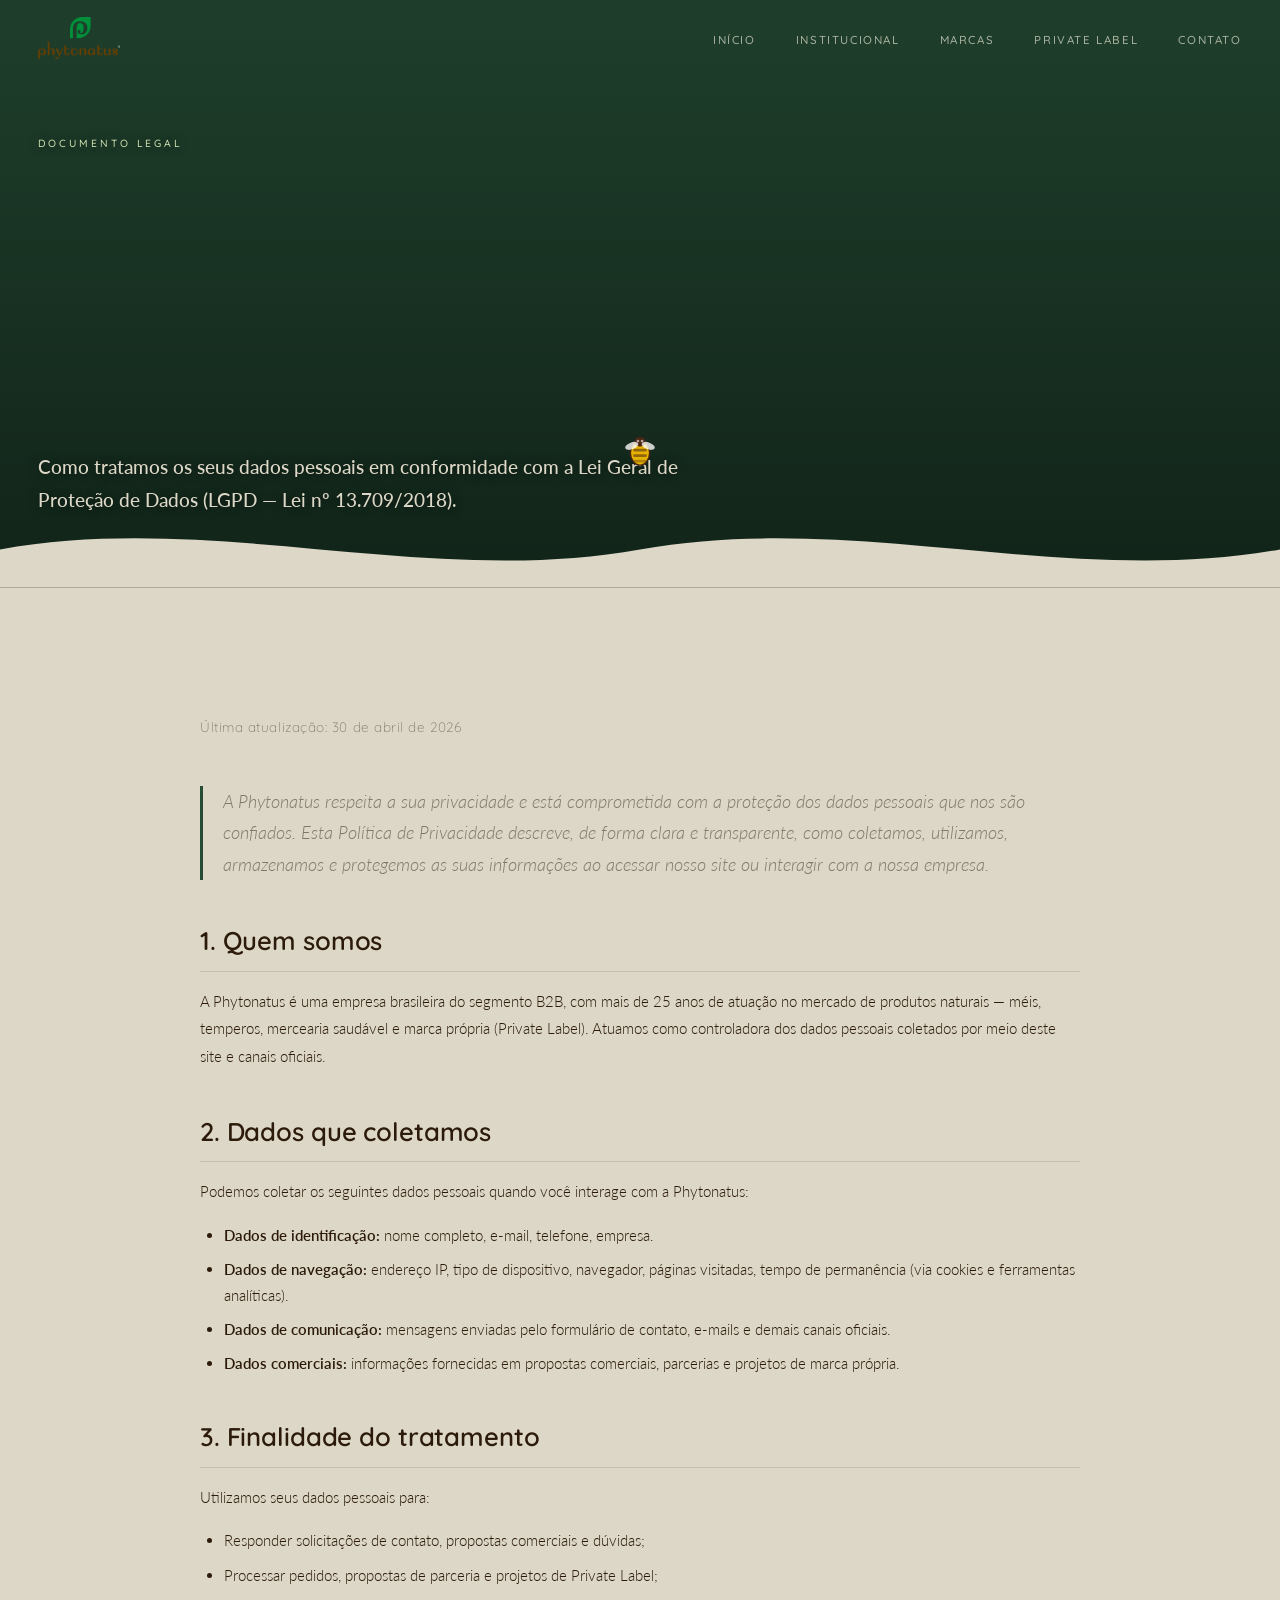
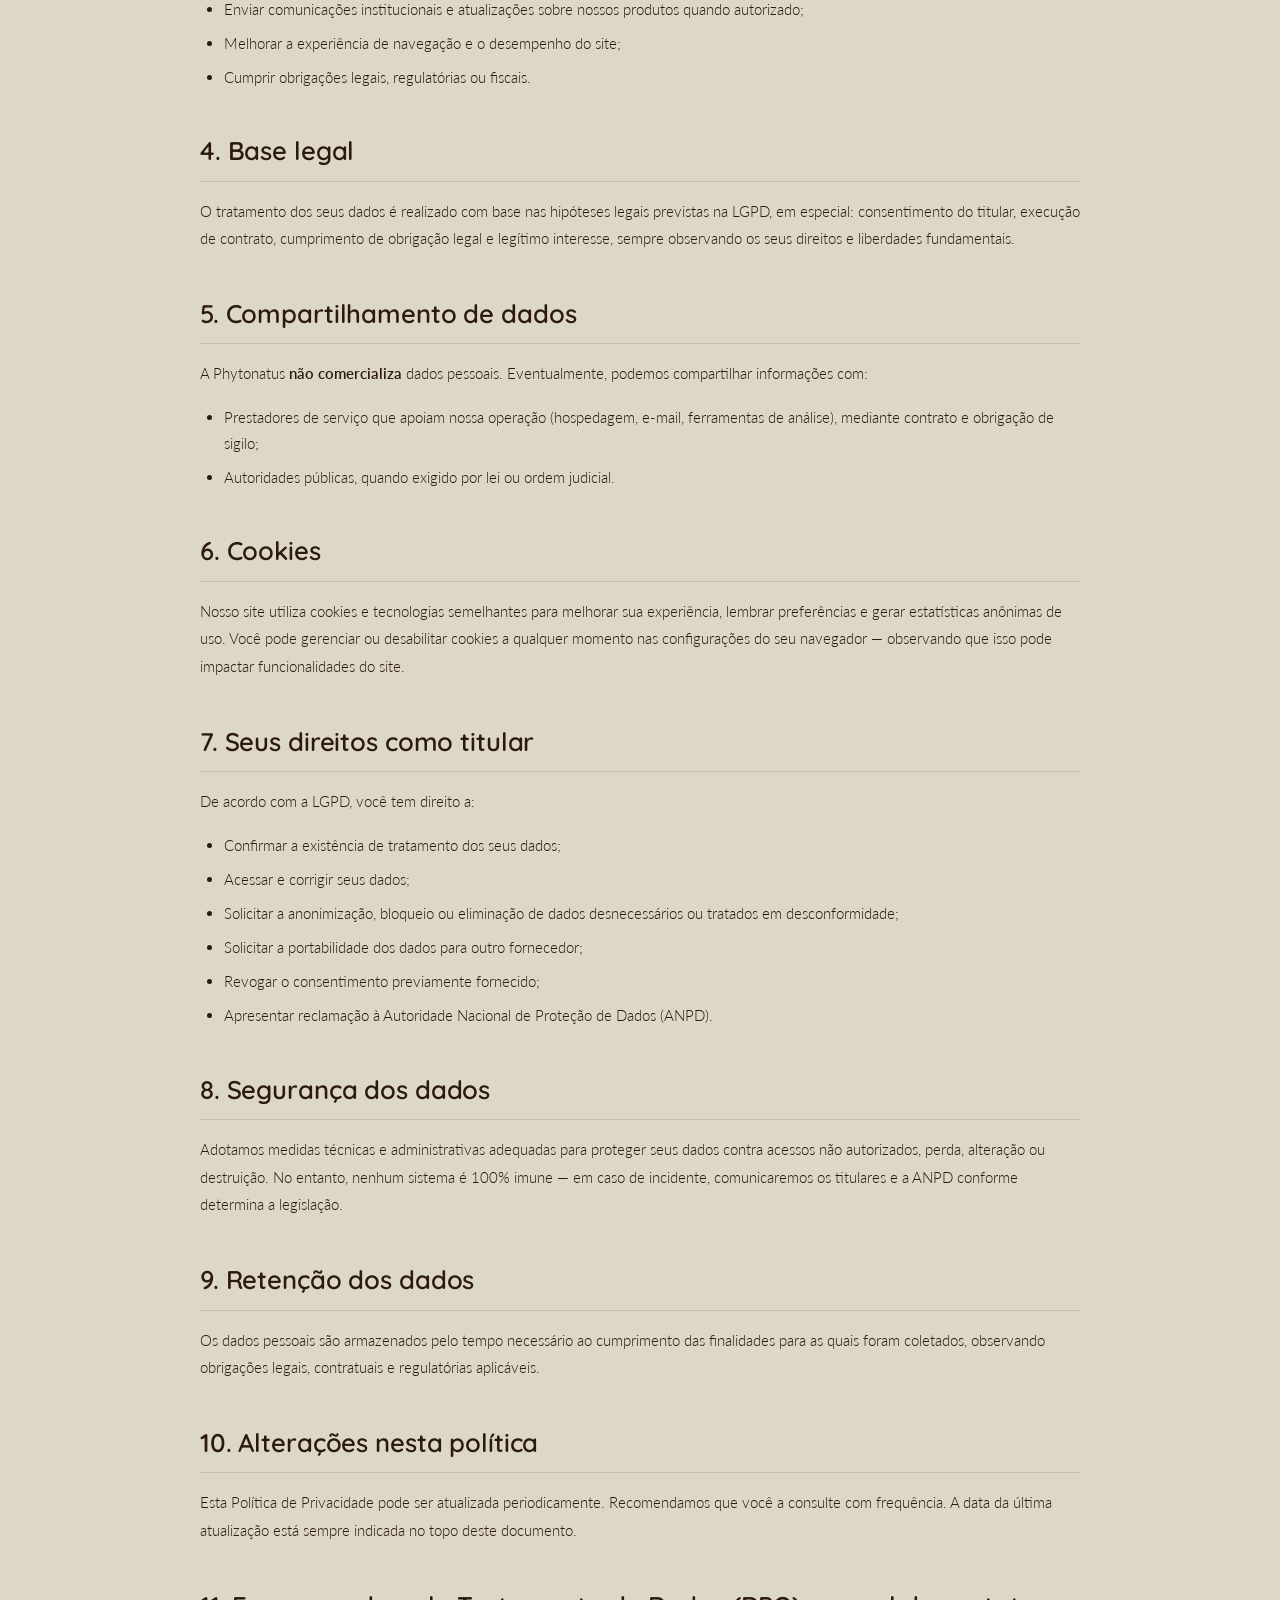
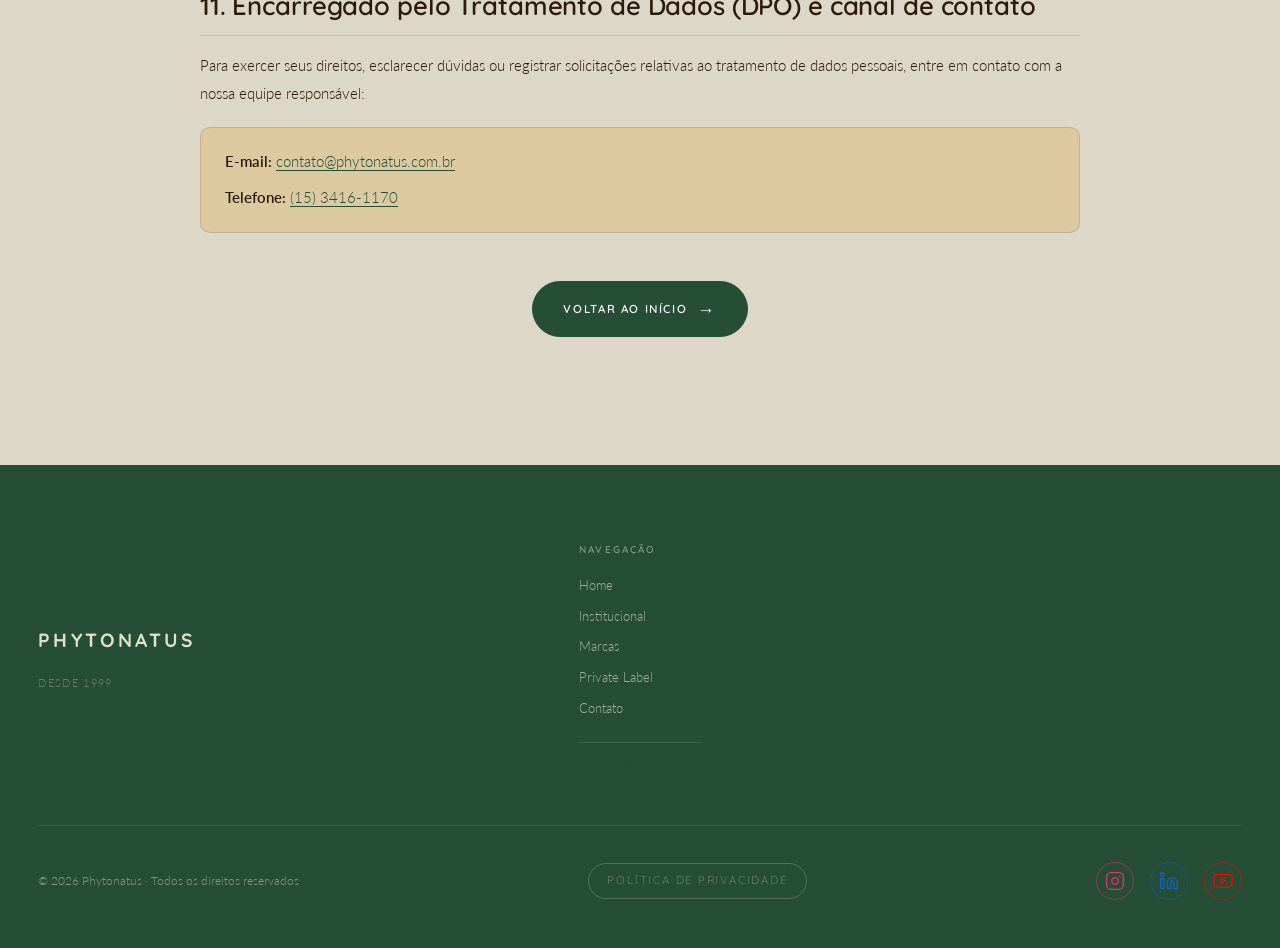
<file: politica-privacidade.html>
<!DOCTYPE html>
<html lang="pt-BR">

<head>
    <meta charset="UTF-8" />
    <meta name="viewport" content="width=device-width, initial-scale=1.0" />
    <meta name="robots" content="noindex,nofollow" />
    <title>Política de Privacidade | Phytonatus</title>
    <meta name="description"
        content="Política de Privacidade da Phytonatus — como coletamos, utilizamos e protegemos seus dados pessoais em conformidade com a LGPD." />
    <link rel="preconnect" href="https://fonts.googleapis.com">
    <link rel="preconnect" href="https://fonts.gstatic.com" crossorigin>
    <link rel="stylesheet" href="assets/css/style.css" />
</head>

<body class="page-light">

    <div id="cursor" class="cursor"></div>
    <div id="cursor-dot" class="cursor-dot"></div>
    <div id="preloader">
        <div class="preloader-stage">
            <img src="assets/images/Logos%20e%20Selos/logo-phytonatus-institucional.png" alt="Phytonatus" class="preloader-logo-img" />
            <div class="preloader-line"></div>
        </div>
    </div>

    <header id="header">
        <div class="header-inner">
            <a href="index.html" class="logo logo-img"><img src="assets/images/Logos%20e%20Selos/logo-phytonatus-institucional.png" alt="Phytonatus" /></a>
            <nav>
                <ul class="nav-links">
                    <li><a href="index.html">Início</a></li>
                    <li><a href="institucional.html">Institucional</a></li>
                    <li><a href="marcas.html">Marcas</a></li>
                    <li><a href="private-label.html">Private Label</a></li>
                    <li><a href="contato.html">Contato</a></li>
                </ul>
            </nav>
            <button class="hamburger" id="hamburger" aria-label="Menu"><span></span><span></span><span></span></button>
        </div>
    </header>
    <nav class="mobile-menu" id="mobile-menu">
        <a href="index.html">Início</a>
        <a href="institucional.html">Institucional</a>
        <a href="marcas.html">Marcas</a>
        <a href="private-label.html">Private Label</a>
        <a href="contato.html">Contato</a>
    </nav>

    <!-- HERO -->
    <section class="hero grain" style="min-height:50vh;background:var(--c-bg-escuro);" aria-label="Política de Privacidade">
        <div class="hero-content">
            <p class="hero-eyebrow" style="color:var(--c-accent-light);">Documento legal</p>
            <h1 class="hero-title">
                <span class="reveal"><span class="reveal-inner">Política de</span></span>
                <span class="reveal"><span class="reveal-inner">Privacidade.</span></span>
            </h1>
            <p style="color:var(--c-cream);font-size:clamp(1rem,1.6vw,1.2rem);max-width:640px;line-height:1.7;margin-top:1.5rem;font-weight:500;">
                Como tratamos os seus dados pessoais em conformidade com a Lei Geral de Proteção de Dados (LGPD — Lei nº 13.709/2018).
            </p>
        </div>
    </section>

    <div class="wave-divider wave-up" aria-hidden="true">
      <svg viewBox="0 0 1440 80" preserveAspectRatio="none" xmlns="http://www.w3.org/2000/svg">
        <path d="M0,40 C240,0 480,80 720,40 C960,0 1200,80 1440,40 L1440,80 L0,80 Z" fill="var(--c-cream)"/>
      </svg>
    </div>

    <!-- CONTEÚDO -->
    <section style="background:var(--c-cream);" class="s-pad">
        <div class="container" style="max-width:880px;">

            <p style="font-size:0.85rem;color:var(--c-muted-l);margin-bottom:3rem;font-family:var(--f-title);letter-spacing:0.04em;">
                Última atualização: 30 de abril de 2026
            </p>

            <article class="policy-block">
                <p class="policy-intro">
                    A Phytonatus respeita a sua privacidade e está comprometida com a proteção dos dados pessoais que nos são confiados. Esta Política de Privacidade descreve, de forma clara e transparente, como coletamos, utilizamos, armazenamos e protegemos as suas informações ao acessar nosso site ou interagir com a nossa empresa.
                </p>
            </article>

            <article class="policy-block">
                <h2 class="policy-title">1. Quem somos</h2>
                <p>
                    A Phytonatus é uma empresa brasileira do segmento B2B, com mais de 25 anos de atuação no mercado de produtos naturais — méis, temperos, mercearia saudável e marca própria (Private Label). Atuamos como controladora dos dados pessoais coletados por meio deste site e canais oficiais.
                </p>
            </article>

            <article class="policy-block">
                <h2 class="policy-title">2. Dados que coletamos</h2>
                <p>Podemos coletar os seguintes dados pessoais quando você interage com a Phytonatus:</p>
                <ul class="policy-list">
                    <li><strong>Dados de identificação:</strong> nome completo, e-mail, telefone, empresa.</li>
                    <li><strong>Dados de navegação:</strong> endereço IP, tipo de dispositivo, navegador, páginas visitadas, tempo de permanência (via cookies e ferramentas analíticas).</li>
                    <li><strong>Dados de comunicação:</strong> mensagens enviadas pelo formulário de contato, e-mails e demais canais oficiais.</li>
                    <li><strong>Dados comerciais:</strong> informações fornecidas em propostas comerciais, parcerias e projetos de marca própria.</li>
                </ul>
            </article>

            <article class="policy-block">
                <h2 class="policy-title">3. Finalidade do tratamento</h2>
                <p>Utilizamos seus dados pessoais para:</p>
                <ul class="policy-list">
                    <li>Responder solicitações de contato, propostas comerciais e dúvidas;</li>
                    <li>Processar pedidos, propostas de parceria e projetos de Private Label;</li>
                    <li>Enviar comunicações institucionais e atualizações sobre nossos produtos quando autorizado;</li>
                    <li>Melhorar a experiência de navegação e o desempenho do site;</li>
                    <li>Cumprir obrigações legais, regulatórias ou fiscais.</li>
                </ul>
            </article>

            <article class="policy-block">
                <h2 class="policy-title">4. Base legal</h2>
                <p>
                    O tratamento dos seus dados é realizado com base nas hipóteses legais previstas na LGPD, em especial: consentimento do titular, execução de contrato, cumprimento de obrigação legal e legítimo interesse, sempre observando os seus direitos e liberdades fundamentais.
                </p>
            </article>

            <article class="policy-block">
                <h2 class="policy-title">5. Compartilhamento de dados</h2>
                <p>
                    A Phytonatus <strong>não comercializa</strong> dados pessoais. Eventualmente, podemos compartilhar informações com:
                </p>
                <ul class="policy-list">
                    <li>Prestadores de serviço que apoiam nossa operação (hospedagem, e-mail, ferramentas de análise), mediante contrato e obrigação de sigilo;</li>
                    <li>Autoridades públicas, quando exigido por lei ou ordem judicial.</li>
                </ul>
            </article>

            <article class="policy-block">
                <h2 class="policy-title">6. Cookies</h2>
                <p>
                    Nosso site utiliza cookies e tecnologias semelhantes para melhorar sua experiência, lembrar preferências e gerar estatísticas anônimas de uso. Você pode gerenciar ou desabilitar cookies a qualquer momento nas configurações do seu navegador — observando que isso pode impactar funcionalidades do site.
                </p>
            </article>

            <article class="policy-block">
                <h2 class="policy-title">7. Seus direitos como titular</h2>
                <p>De acordo com a LGPD, você tem direito a:</p>
                <ul class="policy-list">
                    <li>Confirmar a existência de tratamento dos seus dados;</li>
                    <li>Acessar e corrigir seus dados;</li>
                    <li>Solicitar a anonimização, bloqueio ou eliminação de dados desnecessários ou tratados em desconformidade;</li>
                    <li>Solicitar a portabilidade dos dados para outro fornecedor;</li>
                    <li>Revogar o consentimento previamente fornecido;</li>
                    <li>Apresentar reclamação à Autoridade Nacional de Proteção de Dados (ANPD).</li>
                </ul>
            </article>

            <article class="policy-block">
                <h2 class="policy-title">8. Segurança dos dados</h2>
                <p>
                    Adotamos medidas técnicas e administrativas adequadas para proteger seus dados contra acessos não autorizados, perda, alteração ou destruição. No entanto, nenhum sistema é 100% imune — em caso de incidente, comunicaremos os titulares e a ANPD conforme determina a legislação.
                </p>
            </article>

            <article class="policy-block">
                <h2 class="policy-title">9. Retenção dos dados</h2>
                <p>
                    Os dados pessoais são armazenados pelo tempo necessário ao cumprimento das finalidades para as quais foram coletados, observando obrigações legais, contratuais e regulatórias aplicáveis.
                </p>
            </article>

            <article class="policy-block">
                <h2 class="policy-title">10. Alterações nesta política</h2>
                <p>
                    Esta Política de Privacidade pode ser atualizada periodicamente. Recomendamos que você a consulte com frequência. A data da última atualização está sempre indicada no topo deste documento.
                </p>
            </article>

            <article class="policy-block">
                <h2 class="policy-title">11. Encarregado pelo Tratamento de Dados (DPO) e canal de contato</h2>
                <p>
                    Para exercer seus direitos, esclarecer dúvidas ou registrar solicitações relativas ao tratamento de dados pessoais, entre em contato com a nossa equipe responsável:
                </p>
                <div class="policy-contact">
                    <p><strong>E-mail:</strong> <a href="mailto:contato@phytonatus.com.br">contato@phytonatus.com.br</a></p>
                    <p><strong>Telefone:</strong> <a href="tel:+551534161170">(15) 3416-1170</a></p>
                </div>
            </article>

            <div style="margin-top:3rem;text-align:center;">
                <a href="index.html" class="btn btn-solid-accent">Voltar ao início <span class="btn-arrow">→</span></a>
            </div>

        </div>
    </section>

    <style>
        .policy-block { margin-bottom: 2.5rem; }
        .policy-title {
            font-family: var(--f-title);
            font-size: clamp(1.25rem, 2vw, 1.6rem);
            font-weight: 600;
            color: var(--c-dark);
            letter-spacing: -0.005em;
            margin-bottom: 1rem;
            padding-bottom: 0.6rem;
            border-bottom: 1px solid var(--c-border-l);
        }
        .policy-block p {
            font-size: clamp(0.95rem, 1.2vw, 1.05rem);
            line-height: 1.8;
            color: var(--c-dark);
            margin-bottom: 1rem;
        }
        .policy-intro {
            font-size: clamp(1.05rem, 1.4vw, 1.2rem) !important;
            font-style: italic;
            color: var(--c-muted-l) !important;
            line-height: 1.75 !important;
            padding-left: 1.25rem;
            border-left: 3px solid var(--c-accent);
        }
        .policy-list {
            list-style: disc;
            padding-left: 1.5rem;
            margin: 0.5rem 0 1.25rem;
        }
        .policy-list li {
            font-size: clamp(0.95rem, 1.2vw, 1.05rem);
            line-height: 1.7;
            color: var(--c-dark);
            margin-bottom: 0.5rem;
        }
        .policy-block strong { color: var(--c-dark); font-weight: 600; }
        .policy-block a {
            color: var(--c-accent);
            text-decoration: underline;
            text-underline-offset: 3px;
        }
        .policy-block a:hover { opacity: 0.75; }
        .policy-contact {
            margin-top: 1.25rem;
            padding: 1.25rem 1.5rem;
            background: var(--c-cream-2);
            border-radius: 10px;
            border: 1px solid var(--c-border-l);
        }
        .policy-contact p { margin-bottom: 0.5rem; }
        .policy-contact p:last-child { margin-bottom: 0; }
    </style>

    <!-- FOOTER PRINCIPAL -->
    <footer>
        <div class="footer-top">
            <div class="footer-logo-block">
                <p class="footer-logo">Phytonatus</p>
                <span style="display:inline-block;margin-top:14px;color:rgba(245,241,225,.3);">Desde 1999</span>
            </div>
            <div class="footer-nav-col">
                <h4>Navegação</h4>
                <a href="index.html">Home</a>
                <a href="institucional.html">Institucional</a>
                <a href="marcas.html">Marcas</a>
                <a href="private-label.html">Private Label</a>
                <a href="contato.html">Contato</a>
                <a href="tel:+551534161170" class="footer-sac">SAC: (15) 3416-1170</a>
            </div>
        </div>
        <div class="footer-bottom">
            <p class="footer-copy">© 2026 Phytonatus · Todos os direitos reservados</p>
            <a href="politica-privacidade.html" class="footer-policy-link">Política de Privacidade</a>
            <div class="footer-socials">
                <a href="https://www.instagram.com/phytonatus/" target="_blank" rel="noopener" aria-label="Instagram" class="social-icon">
                    <svg width="20" height="20" viewBox="0 0 24 24" fill="none" stroke="currentColor" stroke-width="1.6" stroke-linecap="round" stroke-linejoin="round"><rect x="2" y="2" width="20" height="20" rx="5" ry="5"/><path d="M16 11.37A4 4 0 1 1 12.63 8 4 4 0 0 1 16 11.37z"/><line x1="17.5" y1="6.5" x2="17.51" y2="6.5"/></svg>
                </a>
                <a href="https://www.linkedin.com/company/phytonatus/" target="_blank" rel="noopener" aria-label="LinkedIn" class="social-icon">
                    <svg width="20" height="20" viewBox="0 0 24 24" fill="none" stroke="currentColor" stroke-width="1.6" stroke-linecap="round" stroke-linejoin="round"><path d="M16 8a6 6 0 0 1 6 6v7h-4v-7a2 2 0 0 0-2-2 2 2 0 0 0-2 2v7h-4v-7a6 6 0 0 1 6-6z"/><rect x="2" y="9" width="4" height="12"/><circle cx="4" cy="4" r="2"/></svg>
                </a>
                <a href="http://www.youtube.com/channel/UCMi3C9o_hySFlxIveNttSZA" target="_blank" rel="noopener" aria-label="YouTube" class="social-icon">
                    <svg width="20" height="20" viewBox="0 0 24 24" fill="none" stroke="currentColor" stroke-width="1.6" stroke-linecap="round" stroke-linejoin="round"><path d="M22.54 6.42a2.78 2.78 0 0 0-1.94-2C18.88 4 12 4 12 4s-6.88 0-8.6.46a2.78 2.78 0 0 0-1.94 2A29 29 0 0 0 1 11.75a29 29 0 0 0 .46 5.33A2.78 2.78 0 0 0 3.4 19c1.72.46 8.6.46 8.6.46s6.88 0 8.6-.46a2.78 2.78 0 0 0 1.94-2 29 29 0 0 0 .46-5.25 29 29 0 0 0-.46-5.33z"/><polygon points="9.75 15.02 15.5 11.75 9.75 8.48 9.75 15.02"/></svg>
                </a>
            </div>
        </div>
    </footer>

    <script src="assets/js/main.js" defer></script>
</body>

</html>
</file>
<file: assets/css/style.css>
/* ============================================================
   PHYTONATUS — assets/css/style.css
   Redesign Brand Identity · Quicksand + Lato · Paleta Natural
   ============================================================ */

@import url('https://fonts.googleapis.com/css2?family=Quicksand:wght@300;400;500;600&family=Lato:ital,wght@0,300;0,400;1,300&display=swap');

/* ── Design Tokens ──────────────────────────────────────── */
:root {
    /* Escuros — usados APENAS em texto */
    --c-dark:   #2C1B0A;  /* Marrom Chocolate 4625 C — texto */
    --c-dark-2: #2C1B0A;
    --c-dark-3: #2C1B0A;

    /* Fundos escuros — Verde Escuro Pantone 350 C (paleta oficial) */
    --c-bg-escuro:   #264E36;
    --c-bg-escuro-2: #1F4030;
    --c-bg-escuro-3: #173025;

    /* Beges / Creams (Paleta Natural — Pantone do briefing) */
    --c-cream:   #DDD7C7;   /* Bege Principal Pantone 7527 C */
    --c-cream-2: #DCC9A0;   /* Bege Contraste Pantone 468 C  */

    /* Bordas */
    --c-border-d: rgba(255,255,255,0.09);
    --c-border-l: rgba(26,18,8,0.12);

    /* Acento principal — Verde Escuro Pantone 350 C */
    --c-accent:       #264E36;
    --c-accent-light: #D2E3B4;  /* Verde Claro Pantone 7485 C */

    /* Paleta de elementos gerais (briefing oficial) */
    --c-verde-escuro-350:  #264E36;  /* Pantone 350 C  */
    --c-verde-claro-7485:  #D2E3B4;  /* Pantone 7485 C */
    --c-bege-7527:         #DDD7C7;  /* Pantone 7527 C */
    --c-bege-468:          #DCC9A0;  /* Pantone 468 C  */
    --c-marrom-cafe-462:   #5B4B3A;  /* Pantone 462 C  */
    --c-marrom-choco-4625: #2C1B0A;  /* Pantone 4625 C */

    /* ── Cores por marca (briefing 24/04 — paleta exata) ── */

    /* PHYTONATUS APICULTOR (produto) */
    --c-phyto-apicultor:        #2C1B0A;  /* Marrom 4625 C  */
    --c-phyto-apicultor-amarelo:#F1B500;  /* Amarelo 7406 C */
    --c-phyto-apicultor-bordo:  #3F1B1B;  /* Pantone 4975 C */
    --c-phyto-apicultor-preto:  #241F20;  /* Pantone 412 C  */

    /* PHYTONATUS MARCA MÃE */
    --c-phyto-mae-claro:  #A1B07A;  /* Verde claro 5835 C  */
    --c-phyto-mae-escuro: #009A44;  /* Verde escuro 347 C  */

    /* EMPÓRIO DO MEL */
    --c-mel-marrom:    #2C1B0A;  /* Marrom 4625 C  */
    --c-mel-amarelo-1: #F4ED7C;  /* Pantone 602 C  */
    --c-mel-amarelo-2: #F8DD7B;  /* Pantone 120 C  */

    /* EMPÓRIO NUTS */
    --c-nuts-vermelho: #DC241F;  /* Vermelho 485 C */
    --c-nuts-bege-1:   #DDD7C7;  /* Pantone 7527 C */
    --c-nuts-bege-2:   #D9CDA5;  /* Pantone 7502 C */
    --c-nuts-marrom:   #2C1B0A;  /* Pantone 4625 C */
    --c-nuts-preto:    #241F20;  /* Pantone 412 C  */

    /* VIDA GOURMET */
    --c-gourmet-vermelho: #C8102E;  /* Vermelho 186 C */
    --c-gourmet-bege-1:   #F0E6C5;  /* Pantone 7499 C */
    --c-gourmet-bege-2:   #DCC9A0;  /* Pantone 468 C  */

    /* Aliases curtos (compatibilidade) */
    --c-phyto:   #009A44;
    --c-phyto-2: #A1B07A;
    --c-mel:     #2C1B0A;
    --c-mel-2:   #F1B500;
    --c-nuts:    #DC241F;
    --c-gourmet: #C8102E;

    /* Textos */
    --c-text-d:  rgba(245,241,225,0.88);
    --c-muted-d: rgba(245,241,225,0.45);
    --c-muted-l: rgba(26,18,8,0.48);

    /* Tipografia */
    --f-title: 'Quicksand', sans-serif;
    --f-body:  'Lato', sans-serif;

    /* Layout */
    --nav-h:    76px;
    --ease-out: cubic-bezier(0.16, 1, 0.3, 1);
}

/* ── Reset ──────────────────────────────────────────────── */
*, *::before, *::after { box-sizing: border-box; margin: 0; padding: 0; }
html { font-size: 16px; }
body {
    font-family: var(--f-body);
    font-weight: 300;
    background: var(--c-cream);
    color: var(--c-dark);
    line-height: 1.6;
    overflow-x: hidden;
    cursor: none;
}
img { display: block; max-width: 100%; }
a   { color: inherit; text-decoration: none; cursor: none; }
button { cursor: none; font-family: var(--f-body); }
::selection { background: var(--c-accent); color: #fff; }

/* ── Cursor Abelha ──────────────────────────────────────── */
.cursor {
    position: fixed;
    width: 44px;
    height: 44px;
    pointer-events: none;
    z-index: 9999;
    transform: translate(-50%, -50%);
    transition: width .3s var(--ease-out), height .3s var(--ease-out);
    /* SVG abelha inline via background */
    background-image: url("data:image/svg+xml,%3Csvg xmlns='http://www.w3.org/2000/svg' viewBox='0 0 64 64'%3E%3Cellipse cx='32' cy='36' rx='14' ry='18' fill='%23E6B400' stroke='%234A2514' stroke-width='2'/%3E%3Crect x='22' y='30' width='20' height='4' rx='2' fill='%234A2514' opacity='.55'/%3E%3Crect x='22' y='38' width='20' height='4' rx='2' fill='%234A2514' opacity='.55'/%3E%3Crect x='22' y='46' width='20' height='4' rx='2' fill='%234A2514' opacity='.35'/%3E%3Cellipse cx='32' cy='20' rx='8' ry='7' fill='%234A2514'/%3E%3Cellipse cx='20' cy='26' rx='10' ry='5' fill='white' opacity='.78' transform='rotate(-20 20 26)'/%3E%3Cellipse cx='44' cy='26' rx='10' ry='5' fill='white' opacity='.78' transform='rotate(20 44 26)'/%3E%3Ccircle cx='29' cy='19' r='2' fill='white' opacity='.6'/%3E%3Ccircle cx='35' cy='19' r='2' fill='white' opacity='.6'/%3E%3C/svg%3E");
    background-size: contain;
    background-repeat: no-repeat;
    background-position: center;
}

.cursor.hover {
    width: 60px;
    height: 60px;
}

.cursor-dot {
    position: fixed;
    width: 4px;
    height: 4px;
    background: var(--c-accent);
    border-radius: 50%;
    pointer-events: none;
    z-index: 9999;
    transform: translate(-50%, -50%);
}

.cursor-trail-layer { position: fixed; inset: 0; pointer-events: none; z-index: 9998; }
.cursor-trail-dot {
    position: fixed;
    width: 4px;
    height: 4px;
    border-radius: 50%;
    background: radial-gradient(circle, rgba(241,181,0,.55) 0%, rgba(241,181,0,.18) 60%, rgba(241,181,0,0) 100%);
    transform: translate(-50%, -50%) scale(1);
    opacity: .55;
    transition: opacity 1.2s ease-out, transform 1.2s ease-out;
    pointer-events: none;
}
.cursor-trail-dot.fade { opacity: 0; transform: translate(-50%, -50%) scale(.2); }
@media (hover: none), (max-width: 760px) {
    .cursor, .cursor-dot, .cursor-trail-layer { display: none !important; }
    a, button { cursor: auto; }
}

/* ── Grain overlay (desligado para performance) ──────────── */
.grain { position: relative; }

/* Overlay escuro nas heros das subpaginas — garante contraste do texto */
.hero.grain::before {
    content: '';
    position: absolute; inset: 0;
    background: linear-gradient(180deg, rgba(0,0,0,0.20) 0%, rgba(0,0,0,0.55) 100%);
    z-index: 1;
    pointer-events: none;
}

/* ── Reveal / fade animations ───────────────────────────── */
.reveal { overflow: hidden; display: block; }
.reveal-inner { display: block; transform: translateY(110%); }
.fade-in { opacity: 0; transform: translateY(32px); }
.clip-reveal { clip-path: inset(0 100% 0 0); }

/* ── Page overlay ───────────────────────────────────────── */
#page-overlay {
    position: fixed; inset: 0;
    background: var(--c-bg-escuro); z-index: 8000;
    transform-origin: bottom; transform: scaleY(0);
    pointer-events: none;
}

/* ── Preloader fullscreen autoral (botanical reveal) ──── */
#preloader {
    position: fixed; inset: 0;
    background: radial-gradient(ellipse at 50% 38%, #FCF8E6 0%, var(--c-cream) 45%, #E8DFC2 100%);
    z-index: 9000;
    display: flex; align-items: center; justify-content: center;
    transition: opacity .8s, visibility .8s;
    overflow: hidden;
}
#preloader.done { opacity: 0; visibility: hidden; }

/* Folhas botânicas decorativas (2 cantos diagonais) */
#preloader::before,
#preloader::after {
    content: '';
    position: absolute;
    width: 75vmin; height: 75vmin;
    background-image: url("data:image/svg+xml;utf8,<svg xmlns='http://www.w3.org/2000/svg' viewBox='0 0 220 220' fill='none'><path d='M110,15 C155,55 185,100 178,145 C172,185 135,205 110,210 C85,205 48,185 42,145 C35,100 65,55 110,15 Z' fill='%23264E36' fill-opacity='0.14'/><path d='M110,28 L110,205' stroke='%23264E36' stroke-opacity='0.32' stroke-width='2'/><path d='M110,68 Q145,80 168,112' stroke='%23264E36' stroke-opacity='0.26' stroke-width='1.4' fill='none'/><path d='M110,108 Q145,122 165,158' stroke='%23264E36' stroke-opacity='0.26' stroke-width='1.4' fill='none'/><path d='M110,68 Q75,80 52,112' stroke='%23264E36' stroke-opacity='0.26' stroke-width='1.4' fill='none'/><path d='M110,108 Q75,122 55,158' stroke='%23264E36' stroke-opacity='0.26' stroke-width='1.4' fill='none'/></svg>");
    background-repeat: no-repeat;
    background-size: contain;
    background-position: center;
    pointer-events: none;
    animation: preloader-breathe 5s ease-in-out infinite;
}
#preloader::before { top: -22vmin; left: -22vmin;  transform: rotate(-32deg); }
#preloader::after  { bottom: -22vmin; right: -22vmin; transform: rotate(148deg); animation-delay: -2.5s; }

@keyframes preloader-breathe {
    0%,100% { opacity: .8;  filter: blur(0px); }
    50%     { opacity: 1;   filter: blur(.5px); }
}

/* Anel ornamental atrás do logo */
.preloader-stage {
    position: relative; z-index: 2;
    display: flex; flex-direction: column; align-items: center;
    gap: 1.75rem;
    animation: preloader-stage-in 1s ease-out both;
}
.preloader-stage::before {
    content: '';
    position: absolute;
    width: clamp(420px, 50vw, 680px);
    aspect-ratio: 1/1;
    border: 1px solid rgba(38,78,54,0.18);
    border-radius: 50%;
    top: 50%; left: 50%;
    transform: translate(-50%,-50%);
    animation: preloader-ring 6s linear infinite;
    pointer-events: none;
}
@keyframes preloader-ring {
    0%   { transform: translate(-50%,-50%) scale(.96); opacity: .4; }
    50%  { transform: translate(-50%,-50%) scale(1.04); opacity: .8; }
    100% { transform: translate(-50%,-50%) scale(.96); opacity: .4; }
}

.preloader-logo-img {
    width: clamp(280px, 36vw, 520px);
    height: auto; display: block;
    position: relative; z-index: 1;
    animation: preloader-logo-in 1.4s cubic-bezier(.2,.7,.2,1) both;
}
@keyframes preloader-logo-in {
    from { opacity: 0; transform: scale(.88) translateY(8px); }
    to   { opacity: 1; transform: scale(1)   translateY(0); }
}
@keyframes preloader-stage-in {
    from { opacity: 0; }
    to   { opacity: 1; }
}
.preloader-line {
    width: 0; height: 2px;
    background: var(--c-accent);
    transition: width .8s var(--ease-out);
    position: relative; z-index: 1;
}
/* Legado — esconder elementos antigos */
.preloader-logo, .preloader-floral { display: none !important; }
@media (max-width: 600px) {
    .preloader-stage::before { width: 92vw; }
}

/* ═══════════════════════════════════════════════════════════
   HEADER
═══════════════════════════════════════════════════════════ */
#header {
    position: fixed; top: 0; left: 0; right: 0;
    height: var(--nav-h); z-index: 1000;
    display: flex; align-items: center;
    transition: background .4s, border-color .4s;
    border-bottom: 1px solid transparent;
}
#header.scrolled {
    background: rgba(38,78,54,0.96);
    backdrop-filter: blur(12px);
    border-color: var(--c-border-d);
}
#header.light {
    background: rgba(245,241,225,0.97);
    backdrop-filter: blur(12px);
    border-color: var(--c-border-l);
}
.header-inner {
    width: min(1280px,94%); margin-inline: auto;
    display: flex; align-items: center; justify-content: space-between;
}
.logo {
    font-family: var(--f-title);
    font-size: 1.25rem; font-weight: 700;
    letter-spacing: 0.14em; color: var(--c-cream);
    transition: color .3s; text-transform: uppercase;
}
#header.light .logo { color: var(--c-dark); }
.logo.logo-img { display: inline-flex; align-items: center; padding: 0; }
.logo.logo-img img {
    height: 42px;
    width: auto;
    display: block;
}

.nav-links { display: flex; align-items: center; gap: 2.5rem; list-style: none; }
.nav-links a {
    font-family: var(--f-title);
    font-size: 0.72rem; letter-spacing: 0.14em;
    text-transform: uppercase; font-weight: 500;
    color: rgba(245,241,225,0.65); transition: color .2s;
    position: relative;
}
.nav-links a::after {
    content: ''; position: absolute; bottom: -3px; left: 0;
    width: 0; height: 2px; background: var(--c-accent);
    transition: width .3s var(--ease-out);
}
.nav-links a:hover { color: var(--c-cream); }
.nav-links a:hover::after { width: 100%; }
.nav-links a.active { color: var(--c-accent); }
.nav-links a.active::after { width: 100%; }
#header.light .nav-links a { color: var(--c-muted-l); }
#header.light .nav-links a:hover { color: var(--c-dark); }

.nav-cta {
    font-family: var(--f-title);
    font-size: 0.68rem; letter-spacing: 0.14em;
    text-transform: uppercase; font-weight: 600;
    padding: 9px 22px;
    border: 1.5px solid rgba(0,154,68,0.7);
    border-radius: 100px; color: var(--c-accent);
    transition: all .25s;
}
.nav-cta:hover { background: var(--c-accent); color: #fff; border-color: var(--c-accent); }

/* Hamburger */
.hamburger { display: none; flex-direction: column; gap: 5px; background: none; border: none; padding: 6px; }
.hamburger span { display: block; width: 22px; height: 1.5px; background: var(--c-cream); transition: all .3s; }
#header.light .hamburger span { background: var(--c-bg-escuro); }
.hamburger.open span:nth-child(1) { transform: translateY(6.5px) rotate(45deg); }
.hamburger.open span:nth-child(2) { opacity: 0; }
.hamburger.open span:nth-child(3) { transform: translateY(-6.5px) rotate(-45deg); }

/* Mobile nav */
.mobile-menu {
    display: none; position: fixed; inset: 0;
    background: var(--c-bg-escuro); z-index: 900;
    flex-direction: column; align-items: center; justify-content: center; gap: 2rem;
}
.mobile-menu.open { display: flex; }
.mobile-menu a {
    font-family: var(--f-title);
    font-size: clamp(2rem,6vw,3.5rem); font-weight: 500;
    color: var(--c-cream); letter-spacing: 0.05em; transition: color .2s;
}
.mobile-menu a:hover { color: var(--c-accent); }
.mobile-menu .m-cta {
    margin-top: 1rem; font-size: 0.75rem;
    letter-spacing: 0.15em; text-transform: uppercase;
    padding: 12px 28px;
    border: 1.5px solid var(--c-accent);
    color: var(--c-accent); border-radius: 100px;
}

/* ═══════════════════════════════════════════════════════════
   FOOTER
═══════════════════════════════════════════════════════════ */
footer {
    background: var(--c-bg-escuro);
    color: var(--c-muted-d);
    padding: clamp(48px,6vw,80px) 0 clamp(32px,4vw,48px);
}
.footer-top {
    width: min(1280px,94%); margin-inline: auto;
    display: grid; grid-template-columns: 1fr auto 1fr;
    align-items: center; gap: 2rem;
    padding-bottom: clamp(32px,4vw,48px);
    border-bottom: 1px solid var(--c-border-d);
    margin-bottom: clamp(24px,3vw,36px);
}
.footer-logo-block .footer-logo {
    font-family: var(--f-title); font-size: 1.2rem;
    font-weight: 700; letter-spacing: 0.16em;
    text-transform: uppercase; color: rgba(245,241,225,.9); margin-bottom: .3rem;
}
.footer-logo-block span { font-size: .68rem; letter-spacing: .12em; text-transform: uppercase; color: var(--c-muted-d); }
.footer-nav-col { display: flex; flex-direction: column; gap: .6rem; }
.footer-nav-col h4 { font-size: .62rem; letter-spacing: .22em; text-transform: uppercase; color: var(--c-muted-d); margin-bottom: .5rem; font-family: var(--f-title); font-weight: 600; }
.footer-nav-col a { font-size: .82rem; color: rgba(245,241,225,.6); transition: color .2s; }
.footer-nav-col a:hover { color: var(--c-cream); }
.footer-nav-col a.footer-sac { margin-top: .85rem; padding-top: .85rem; border-top: 1px solid rgba(245,241,225,.12); font-family: var(--f-title); font-weight: 600; letter-spacing: .04em; color: var(--c-accent); }
.footer-nav-col a.footer-sac:hover { color: var(--c-cream); }
.footer-loja-block { text-align: right; }
.footer-loja-link {
    display: inline-flex; align-items: center; gap: 8px;
    font-size: .72rem; letter-spacing: .12em; text-transform: uppercase;
    color: var(--c-accent); border: 1.5px solid rgba(0,154,68,.45);
    padding: 10px 22px; border-radius: 100px; transition: all .25s;
    font-family: var(--f-title); font-weight: 600;
}
.footer-loja-link:hover { background: var(--c-accent); color: #fff; }
.footer-bottom {
    width: min(1280px,94%); margin-inline: auto;
    display: flex; justify-content: space-between; align-items: center; gap: 1rem; flex-wrap: wrap;
}
.footer-copy { font-size: .72rem; color: var(--c-muted-d); }
.lojas-grid {
    display: grid;
    grid-template-columns: repeat(3, 1fr);
    gap: 1rem;
    width: 100%;
    max-width: 760px;
    margin-top: 1rem;
}
.loja-card {
    display: flex;
    flex-direction: column;
    align-items: center;
    justify-content: center;
    gap: .35rem;
    padding: 0.9rem 1rem;
    background: var(--c-cream);
    border: 1px solid var(--c-border-l);
    border-radius: 10px;
    transition: border-color .2s, transform .2s, background .2s;
}
.loja-card:hover { border-color: var(--c-accent); transform: translateY(-3px); background: #fff; }
.loja-card-name {
    font-family: var(--f-title);
    font-size: 1.05rem;
    font-weight: 600;
    color: var(--c-dark);
}
.loja-card-cta {
    font-size: .72rem;
    letter-spacing: .14em;
    text-transform: uppercase;
    color: var(--c-accent);
}
@media(max-width:560px) { .lojas-grid { grid-template-columns: 1fr; } }

.footer-socials { display: flex; gap: 1rem; align-items: center; }
.footer-socials a { font-size: .7rem; letter-spacing: .1em; text-transform: uppercase; color: var(--c-muted-d); transition: color .2s; }
.footer-socials a:hover { color: var(--c-cream); }
.footer-policy-link {
    font-family: var(--f-title);
    font-size: 0.7rem;
    letter-spacing: 0.16em;
    text-transform: uppercase;
    color: var(--c-muted-d);
    padding: 8px 18px;
    border: 1px solid rgba(245,241,225,.22);
    border-radius: 100px;
    transition: color .2s, border-color .2s, background .2s;
    white-space: nowrap;
}
.footer-policy-link:hover {
    color: var(--c-cream);
    border-color: var(--c-cream);
    background: rgba(245,241,225,.08);
}
.footer-socials a.social-icon { width: 38px; height: 38px; display: inline-flex; align-items: center; justify-content: center; border: 1px solid rgba(245,241,225,.18); border-radius: 50%; padding: 0; }
.footer-socials a.social-icon svg { display: block; }
.footer-socials a.social-icon[aria-label="Instagram"] { color: #E1306C; border-color: rgba(225,48,108,.55); }
.footer-socials a.social-icon[aria-label="LinkedIn"]  { color: #0A66C2; border-color: rgba(10,102,194,.55); }
.footer-socials a.social-icon[aria-label="YouTube"]   { color: #FF0000; border-color: rgba(255,0,0,.55); }
.footer-socials a.social-icon[aria-label="Instagram"]:hover { color: #fff; background: #E1306C; border-color: #E1306C; }
.footer-socials a.social-icon[aria-label="LinkedIn"]:hover  { color: #fff; background: #0A66C2; border-color: #0A66C2; }
.footer-socials a.social-icon[aria-label="YouTube"]:hover   { color: #fff; background: #FF0000; border-color: #FF0000; }

/* ═══════════════════════════════════════════════════════════
   SHARED SECTION STYLES
═══════════════════════════════════════════════════════════ */
.s-pad    { padding-block: clamp(80px,10vw,140px); }
.s-pad-sm { padding-block: clamp(48px,6vw,80px); }

/* Wave dividers — quebram a quadratura entre seções */
.wave-divider {
    display: block;
    width: 100%;
    height: clamp(40px, 6vw, 80px);
    margin: 0;
    padding: 0;
    line-height: 0;
    overflow: hidden;
    position: relative;
    z-index: 3;
}
.wave-divider svg {
    display: block;
    width: 100%;
    height: 100%;
}
.wave-divider.wave-up { margin-top: calc(-1 * clamp(40px, 6vw, 80px)); }

.container { width: min(1280px,94%); margin-inline: auto; }

.section-eyebrow {
    display: flex; align-items: center; gap: 1rem;
    font-size: .65rem; letter-spacing: .28em;
    text-transform: uppercase; font-weight: 600;
    font-family: var(--f-title);
    color: var(--c-accent);
    margin-bottom: clamp(1rem,2vw,1.5rem);
}
.section-eyebrow::before { content: none; }

.section-title-xl {
    font-family: var(--f-title);
    font-size: clamp(3rem,7vw,7.5rem);
    font-weight: 300; line-height: .95; letter-spacing: -.01em;
}
.section-title-lg {
    font-family: var(--f-title);
    font-size: clamp(2.2rem,4.5vw,5rem);
    font-weight: 300; line-height: 1.05; letter-spacing: -.01em;
}
.section-title-md {
    font-family: var(--f-title);
    font-size: clamp(1.8rem,3.5vw,3.5rem);
    font-weight: 400; line-height: 1.1;
}
.body-lead {
    font-size: clamp(.95rem,1.5vw,1.08rem);
    font-weight: 300; line-height: 1.85; color: var(--c-muted-l);
}
.body-lead.light { color: var(--c-muted-d); }

/* ── Botões ─────────────────────────────────────────────── */
.btn {
    display: inline-flex; align-items: center; gap: 10px;
    padding: 13px 30px; font-size: .72rem; font-weight: 600;
    letter-spacing: .14em; text-transform: uppercase;
    border-radius: 100px; transition: all .25s var(--ease-out);
    border: 1.5px solid currentColor; font-family: var(--f-title);
}
.btn-light   { color: var(--c-cream); border-color: rgba(245,241,225,.45); }
.btn-light:hover { background: rgba(245,241,225,.12); border-color: var(--c-cream); }
.btn-accent  { color: var(--c-accent); border-color: rgba(0,154,68,.55); }
.btn-accent:hover { background: var(--c-accent); color: #fff; border-color: var(--c-accent); }
.btn-dark    { color: var(--c-dark); border-color: rgba(26,18,8,.35); }
.btn-dark:hover { background: var(--c-bg-escuro); color: var(--c-cream); }
.btn-solid-accent { background: var(--c-accent); color: #fff; border-color: var(--c-accent); }
.btn-solid-accent:hover { opacity: .85; }
.btn-arrow { font-size: 1.1rem; transition: transform .2s; }
.btn:hover .btn-arrow { transform: translateX(4px); }

.divider-line      { width: 100%; height: 1px; background: var(--c-border-l); }
.divider-line.dark { background: var(--c-border-d); }
.index-number      { font-family: var(--f-body); font-size: .6rem; letter-spacing: .25em; color: var(--c-muted-d); font-weight: 300; }
.index-number.light { color: var(--c-muted-l); }

/* ═══════════════════════════════════════════════════════════
   HERO
═══════════════════════════════════════════════════════════ */
.hero {
    position: relative; min-height: 100vh;
    background: var(--c-bg-escuro);
    display: flex; flex-direction: column; justify-content: flex-end; overflow: hidden;
}
.hero.hero-top-aligned { justify-content: flex-start; padding-top: clamp(8rem, 14vh, 12rem); padding-left: clamp(1.5rem, 5vw, 5rem); padding-right: clamp(1.5rem, 5vw, 5rem); padding-bottom: clamp(3rem, 6vw, 6rem); align-items: flex-start; }

/* Parallax fix-attachment falla em iOS — fallback para mobile */
@media (max-width: 900px) {
    .pl-teaser-light { background-attachment: scroll !important; }
}
.hero.grain::after { z-index: 2; }
.hero-content {
    position: relative; z-index: 3;
    width: min(1280px,94%); margin-inline: auto;
    padding-bottom: clamp(60px,8vh,100px);
    padding-top: calc(var(--nav-h) + 60px);
}
.hero-eyebrow {
    display: flex; align-items: center; gap: 1rem;
    font-size: .65rem; letter-spacing: .28em; text-transform: uppercase;
    color: var(--c-muted-d); margin-bottom: clamp(1.5rem,3vw,2.5rem);
    font-family: var(--f-title); font-weight: 500;
}
.hero-eyebrow::before { content: none; }
.hero-title {
    font-family: var(--f-title);
    font-size: clamp(3.5rem,9vw,9rem);
    font-weight: 300; line-height: .92; letter-spacing: -.01em;
    color: var(--c-cream); margin-bottom: clamp(2rem,4vw,3rem);
    text-shadow: 0 2px 18px rgba(0,0,0,0.55);
}
.hero-content p { text-shadow: 0 1px 10px rgba(0,0,0,0.5); }
.hero-title.hero-title-xl {
    font-size: clamp(4.2rem, 12vw, 12rem);
    font-weight: 500;
    letter-spacing: -.02em;
}
.hero-title em { font-style: normal; color: var(--c-accent); font-weight: 600; }
.hero-footer {
    display: flex; align-items: center; justify-content: space-between;
    flex-wrap: wrap; gap: 1.5rem;
    padding-top: clamp(32px,4vw,48px);
    border-top: 1px solid var(--c-border-d);
    margin-top: clamp(2rem,4vw,4rem);
}
.hero-stats { display: flex; gap: clamp(2rem,4vw,4rem); flex-wrap: wrap; }
.hero-stat-item { display: flex; flex-direction: column; gap: 2px; }
.hero-stat-num {
    font-family: var(--f-title); font-size: 1.6rem;
    font-weight: 600; color: var(--c-cream); line-height: 1;
}
.hero-stat-label { font-size: .62rem; letter-spacing: .15em; text-transform: uppercase; color: var(--c-muted-d); }
.scroll-hint {
    font-size: .62rem; letter-spacing: .18em; text-transform: uppercase;
    color: var(--c-muted-d); display: flex; align-items: center; gap: 10px;
    font-family: var(--f-title); font-weight: 500;
}
.scroll-hint::before {
    content: ''; display: block; width: 1px; height: 36px;
    background: var(--c-muted-d); animation: scrollPulse 2s ease-in-out infinite;
}
@keyframes scrollPulse {
    0%, 100% { opacity: .3; transform: scaleY(.5); transform-origin: top; }
    50% { opacity: 1; transform: scaleY(1); }
}

/* ═══════════════════════════════════════════════════════════
   BRAND CARDS TEASER
═══════════════════════════════════════════════════════════ */
.brands-grid { display: grid; grid-template-columns: repeat(4,1fr); gap: 3px; }
.brand-card { position: relative; aspect-ratio: 1/1; overflow: hidden; background: var(--c-bg-escuro-2); }
.brand-card img { width: 100%; height: 100%; object-fit: cover; transition: transform .9s var(--ease-out); will-change: transform; }
.brand-card:hover img { transform: scale(1.07); }
.brand-card-overlay {
    position: absolute; inset: 0;
    background: linear-gradient(to top, rgba(0,0,0,.55) 0%, rgba(0,0,0,.1) 50%, transparent 100%);
    transition: background .5s;
}
.brand-card:hover .brand-card-overlay {
    background: linear-gradient(to top, rgba(0,0,0,.65) 0%, rgba(0,0,0,.25) 60%, transparent 100%);
}
.brand-card-content {
    position: absolute; inset: 0;
    display: flex; flex-direction: column; justify-content: flex-end;
    padding: clamp(1rem,2vw,1.5rem);
}
.brand-card-badge {
    font-size: .55rem; letter-spacing: .18em; text-transform: uppercase; font-weight: 600;
    font-family: var(--f-title); color: var(--c-accent);
    margin-bottom: .4rem; transform: translateY(8px); opacity: 0;
    transition: all .4s var(--ease-out);
}
.brand-card:hover .brand-card-badge { transform: translateY(0); opacity: 1; }
.brand-card-name {
    font-family: var(--f-title); font-size: clamp(1.1rem,2vw,1.6rem);
    font-weight: 600; color: var(--c-cream); line-height: 1; margin-bottom: .5rem;
}
.brand-card-desc {
    font-size: .72rem; color: var(--c-muted-d); line-height: 1.6;
    max-height: 0; overflow: hidden; transition: max-height .5s var(--ease-out);
}
.brand-card:hover .brand-card-desc { max-height: 80px; }
.brand-card-link {
    display: inline-flex; align-items: center; gap: 6px;
    font-size: .6rem; letter-spacing: .12em; text-transform: uppercase; font-weight: 600;
    font-family: var(--f-title); color: var(--c-accent);
    margin-top: .5rem; opacity: 0; transform: translateY(6px);
    transition: all .4s .1s var(--ease-out);
}
.brand-card:hover .brand-card-link { opacity: 1; transform: translateY(0); }

/* ═══════════════════════════════════════════════════════════
   STATS (mantido mas não usado na index)
═══════════════════════════════════════════════════════════ */
.stats-section { background: var(--c-bg-escuro-2); }
.stats-grid { display: grid; grid-template-columns: repeat(4,1fr); }
.stat-block { padding: clamp(2.5rem,5vw,5rem) clamp(1.5rem,3vw,3rem); border-right: 1px solid var(--c-border-d); display: flex; flex-direction: column; gap: .5rem; }
.stat-block:last-child { border-right: none; }
.stat-number { font-family: var(--f-title); font-size: clamp(3rem,6vw,6rem); font-weight: 300; color: var(--c-cream); line-height: 1; }
.stat-number span { color: var(--c-accent); }
.stat-label { font-size: .72rem; letter-spacing: .15em; text-transform: uppercase; color: var(--c-muted-d); font-family: var(--f-title); font-weight: 500; }

/* ═══════════════════════════════════════════════════════════
   FILOSOFIA (mantido para compatibilidade)
═══════════════════════════════════════════════════════════ */
.filosofia-section { background: var(--c-cream); }
.filosofia-inner { display: grid; grid-template-columns: 200px 1fr; gap: clamp(2rem,5vw,6rem); align-items: start; }
.filosofia-num { font-family: var(--f-title); font-size: 6rem; font-weight: 300; color: rgba(26,18,8,.07); line-height: 1; margin-bottom: 1rem; }
.filosofia-quote { font-family: var(--f-title); font-size: clamp(1.6rem,3vw,2.8rem); font-weight: 300; line-height: 1.4; color: var(--c-dark); max-width: 760px; margin-bottom: 2rem; }
.filosofia-quote::before { content: '\201C'; color: var(--c-accent); }
.filosofia-quote::after  { content: '\201D'; color: var(--c-accent); }

/* ═══════════════════════════════════════════════════════════
   PRIVATE LABEL TEASER
═══════════════════════════════════════════════════════════ */
.pl-teaser { background: var(--c-bg-escuro-3); position: relative; overflow: hidden; }
.pl-teaser-inner { display: flex; align-items: center; justify-content: space-between; gap: 3rem; flex-wrap: wrap; }
.pl-teaser-title { font-family: var(--f-title); font-size: clamp(2.2rem,5vw,5rem); font-weight: 300; color: var(--c-cream); line-height: 1.05; max-width: 620px; }
.pl-teaser-title em { font-style: normal; color: var(--c-accent); font-weight: 600; }

/* ═══════════════════════════════════════════════════════════
   CLIENTES TICKER
═══════════════════════════════════════════════════════════ */
.clients-ticker-section {
    background: var(--c-cream-2); overflow: hidden;
    border-top: 1px solid var(--c-border-l);
    border-bottom: 1px solid var(--c-border-l);
}
.clients-ticker-header {
    width: min(1280px,94%); margin-inline: auto;
    display: flex; justify-content: space-between; align-items: center;
    flex-wrap: wrap; gap: 1rem;
    padding-block: clamp(1.5rem,3vw,2rem);
    border-bottom: 1px solid var(--c-border-l);
}
.clients-ticker-label {
    font-size: .62rem; letter-spacing: .28em; text-transform: uppercase;
    color: var(--c-muted-l); font-family: var(--f-title); font-weight: 600;
}
.ticker-track-wrapper {
    display: flex; overflow: hidden;
    padding-block: clamp(1.5rem,3vw,2.5rem);
    mask-image: linear-gradient(to right, transparent 0%, black 8%, black 92%, transparent 100%);
    -webkit-mask-image: linear-gradient(to right, transparent 0%, black 8%, black 92%, transparent 100%);
}
.ticker-track {
    display: flex; gap: clamp(3rem,5vw,6rem); align-items: center;
    animation: tickerScroll 28s linear infinite;
    will-change: transform; flex-shrink: 0; white-space: nowrap;
}
.ticker-track:nth-child(2) { animation-delay: -14s; }
@keyframes tickerScroll {
    0%   { transform: translateX(0); }
    100% { transform: translateX(-50%); }
}
.ticker-item {
    display: inline-flex; align-items: center; justify-content: center;
    flex-shrink: 0;
    width: clamp(150px, 16vw, 180px);
    height: clamp(85px, 9vw, 100px);
    padding: 0.85rem 1.1rem;
    background: #fff;
    border: 1px solid var(--c-border-l);
    border-radius: 10px;
    transition: border-color .25s, box-shadow .25s, transform .25s;
}
.ticker-item:hover {
    border-color: var(--c-accent);
    box-shadow: 0 8px 24px -10px rgba(0,0,0,.18);
    transform: translateY(-2px);
}
.ticker-item-name {
    font-family: var(--f-title); font-size: clamp(1.4rem,2.5vw,2rem);
    font-weight: 500; color: var(--c-dark); letter-spacing: .02em; transition: color .2s;
}
.ticker-item-sep { color: var(--c-accent); font-size: 1.2rem; opacity: .5; flex-shrink: 0; }
.ticker-item img, .ticker-item-lg img {
    display: block;
    max-width: 100%; max-height: 100%;
    width: auto; height: auto;
    object-fit: contain;
    filter: grayscale(0.35); opacity: .92;
    transition: filter .25s, opacity .25s;
}
.ticker-item:hover img, .ticker-item-lg img:hover { filter: none; opacity: 1; }
.ticker-item-lg img { max-height: clamp(60px, 7vw, 90px); }
.ticker-track-wrapper:hover .ticker-track { animation-play-state: paused; }

/* ═══════════════════════════════════════════════════════════
   FOOTER MINI FORM
═══════════════════════════════════════════════════════════ */
.footer-contact-section {
    background: var(--c-bg-escuro-2); border-top: 1px solid var(--c-border-d);
    padding: clamp(48px,6vw,80px) 0;
}
/* Garante contraste em eyebrows e labels dentro do footer escuro */
.footer-contact-section .section-eyebrow,
.footer-contact-section .float-label {
    color: var(--c-accent-light) !important;
}
.footer-contact-inner {
    width: min(1280px,94%); margin-inline: auto;
    display: grid; grid-template-columns: 1fr 1.2fr;
    gap: clamp(3rem,6vw,8rem); align-items: start;
}
.footer-contact-info h3 {
    font-family: var(--f-title); font-size: clamp(1.8rem,3.5vw,3.2rem);
    font-weight: 300; color: var(--c-cream); line-height: 1.1; margin-bottom: 1rem;
}
.footer-contact-info h3 em { font-style: normal; color: var(--c-accent); font-weight: 600; }
.footer-contact-info p { font-size: .9rem; color: var(--c-muted-d); line-height: 1.8; max-width: 380px; }
.footer-mini-form { display: flex; flex-direction: column; gap: 1rem; }
.footer-mini-form .float-group { position: relative; margin-bottom: 0; }
.footer-mini-form .float-input { background: rgba(245,241,225,.06); border-color: var(--c-border-d); color: var(--c-cream); }
.footer-mini-form .float-input:focus { border-color: var(--c-accent); }
.footer-mini-form .float-label { color: var(--c-muted-d); }
.footer-mini-form .float-input:focus ~ .float-label,
.footer-mini-form .float-input:not(:placeholder-shown) ~ .float-label { color: var(--c-accent); }
.footer-mini-form textarea.float-input { min-height: 100px; }
.footer-mini-form select.float-input { padding-right: 36px; background-image: url("data:image/svg+xml,%3Csvg xmlns='http://www.w3.org/2000/svg' width='12' height='12' viewBox='0 0 24 24' fill='none' stroke='%23F5F1E1' stroke-width='2' stroke-linecap='round' stroke-linejoin='round'%3E%3Cpolyline points='6 9 12 15 18 9'/%3E%3C/svg%3E"); background-repeat: no-repeat; background-position: right 14px center; }
.footer-mini-form select.float-input option { background: var(--c-bg-escuro-2); color: var(--c-cream); }
.footer-mini-form .btn-submit-full { background: var(--c-accent); color: #fff; border: 1.5px solid var(--c-accent); border-radius: 100px; }
.footer-mini-form .btn-submit-full:hover { background: transparent; color: var(--c-accent); }
@media(max-width:760px) { .footer-contact-inner { grid-template-columns: 1fr; } }

/* Brand block contain mode */
.brand-block-img.contain-mode img { object-fit: contain; padding: clamp(2rem,4vw,4rem); }

/* ═══════════════════════════════════════════════════════════
   MARCAS PAGE
═══════════════════════════════════════════════════════════ */
.brand-block-full { display: grid; grid-template-columns: 1fr 1fr; min-height: 90vh; }
.brand-block-full.reverse { direction: rtl; }
.brand-block-full.reverse > * { direction: ltr; }
.brand-block-img { position: relative; overflow: hidden; background: var(--c-bg-escuro-2); }
.brand-block-img img { width: 100%; height: 100%; object-fit: cover; transition: transform 10s linear; }
.brand-block-full:hover .brand-block-img img { transform: scale(1.04); }
.brand-block-info { display: flex; flex-direction: column; justify-content: center; padding: clamp(3rem,6vw,8rem) clamp(2.5rem,5vw,7rem); }
.brand-block-info.dark  { background: var(--c-bg-escuro-2); }
.brand-block-info.light { background: var(--c-cream); }
.brand-badge {
    display: inline-flex; align-items: center; gap: 10px;
    font-size: .62rem; letter-spacing: .24em; text-transform: uppercase;
    font-weight: 600; font-family: var(--f-title); margin-bottom: 1.5rem;
}
.brand-badge::before { content: ''; width: 24px; height: 2px; background: currentColor; }
.brand-block-title { font-family: var(--f-title); font-size: clamp(2.5rem,5vw,5rem); font-weight: 600; line-height: .95; margin-bottom: 1.5rem; }
.brand-block-text { font-size: .92rem; line-height: 1.9; margin-bottom: 2rem; max-width: 440px; }
.brand-block-products { display: flex; flex-wrap: wrap; gap: .5rem; margin-bottom: 2.5rem; }
.product-chip {
    font-size: .68rem; letter-spacing: .1em; text-transform: uppercase;
    padding: 5px 14px; border: 1.5px solid currentColor;
    border-radius: 100px; opacity: .65; font-family: var(--f-title); font-weight: 600;
}
.brand-block-actions { display: flex; gap: 1rem; flex-wrap: wrap; }

/* ═══════════════════════════════════════════════════════════
   PRIVATE LABEL PAGE
═══════════════════════════════════════════════════════════ */
.pl-pilares { display: grid; grid-template-columns: repeat(3,1fr); gap: 1px; background: var(--c-border-d); }
.pl-pilar { background: var(--c-bg-escuro-2); padding: clamp(2.5rem,4vw,4rem); transition: background .3s; }
.pl-pilar:hover { background: var(--c-bg-escuro-3); }
.pl-pilar-icon { width: 44px; height: 44px; color: var(--c-accent); margin-bottom: 1.5rem; }
.pl-pilar-num { font-family: var(--f-title); font-size: 3.5rem; font-weight: 300; color: rgba(245,241,225,.06); line-height: 1; margin-bottom: 1rem; }
.pl-pilar-title { font-family: var(--f-title); font-size: clamp(1.3rem,2.5vw,1.9rem); font-weight: 600; color: var(--c-cream); margin-bottom: .75rem; }
.pl-pilar-text { font-size: .88rem; color: var(--c-muted-d); line-height: 1.8; }
.process-steps { counter-reset: step; }
.process-step { display: grid; grid-template-columns: 80px 1fr; gap: 2rem; padding: clamp(1.5rem,3vw,2.5rem) 0; border-bottom: 1px solid var(--c-border-l); align-items: start; counter-increment: step; }
.process-step-num { font-family: var(--f-title); font-size: 2.5rem; font-weight: 300; color: rgba(26,18,8,.15); line-height: 1; }
.process-step-title { font-family: var(--f-title); font-size: clamp(1.2rem,2vw,1.6rem); font-weight: 600; margin-bottom: .5rem; }
.process-step-text { font-size: .88rem; color: var(--c-muted-l); line-height: 1.8; }
.certs-strip { display: flex; align-items: center; gap: 1.5rem; flex-wrap: wrap; justify-content: center; padding: clamp(2rem,4vw,3rem) 0; }
.cert-badge { display: flex; flex-direction: column; align-items: center; gap: 8px; width: 130px; padding: 1.25rem 0.75rem; border: 1.5px solid var(--c-border-l); border-radius: 12px; justify-content: center; transition: border-color .2s; }
.cert-badge img { width: 60px; height: 60px; object-fit: contain; }
.cert-badge:hover { border-color: var(--c-accent); }
.cert-badge svg { color: var(--c-accent); opacity: .7; }
.cert-badge span { font-size: .58rem; letter-spacing: .12em; text-transform: uppercase; color: var(--c-muted-d); font-family: var(--f-title); font-weight: 600; }

/* ═══════════════════════════════════════════════════════════
   CONTATO PAGE
═══════════════════════════════════════════════════════════ */
.contato-layout { display: grid; grid-template-columns: 1fr 1.5fr; gap: clamp(3rem,6vw,8rem); align-items: start; }
.contato-aside h2 { font-family: var(--f-title); font-size: clamp(1.8rem,3.5vw,3rem); font-weight: 300; line-height: 1.2; margin-bottom: 1.5rem; }
.contato-info { margin-top: 2.5rem; display: flex; flex-direction: column; gap: 1.25rem; }
.contato-info-item { display: flex; gap: 1rem; align-items: flex-start; font-size: .88rem; color: var(--c-muted-l); line-height: 1.6; }
.contato-info-item svg { color: var(--c-accent); flex-shrink: 0; margin-top: 2px; }
.form-card { background: var(--c-cream); border: 1px solid var(--c-border-l); border-radius: 12px; padding: clamp(2rem,4vw,3.5rem); }
.dest-tabs { display: flex; gap: 3px; margin-bottom: 2rem; background: var(--c-cream-2); padding: 4px; border-radius: 100px; }
.dest-tab {
    flex: 1; padding: 10px; text-align: center;
    font-size: .72rem; letter-spacing: .12em; text-transform: uppercase;
    font-weight: 600; color: var(--c-muted-l);
    background: none; border: none; border-radius: 100px;
    transition: all .2s; font-family: var(--f-title);
}
.dest-tab.active { background: var(--c-bg-escuro); color: var(--c-cream); }
.float-group { position: relative; margin-bottom: 1.5rem; }
.float-input {
    width: 100%; padding: 20px 14px 8px;
    border: 1.5px solid var(--c-border-l); border-radius: 8px;
    background: var(--c-cream-2); font-size: .95rem;
    font-weight: 300; font-family: var(--f-body); color: var(--c-dark);
    transition: border-color .2s; appearance: none;
}
.float-input:focus { outline: none; border-color: var(--c-accent); }
.float-label { position: absolute; top: 14px; left: 14px; font-size: .8rem; color: var(--c-muted-l); transition: all .2s; pointer-events: none; font-weight: 300; }
.float-input:focus ~ .float-label,
.float-input:not(:placeholder-shown) ~ .float-label { top: 6px; font-size: .62rem; letter-spacing: .1em; text-transform: uppercase; color: var(--c-accent); }
textarea.float-input { min-height: 130px; resize: vertical; }
.attach-zone { border: 1.5px dashed var(--c-border-l); border-radius: 8px; padding: 1.25rem; text-align: center; transition: border-color .2s; margin-bottom: 1.5rem; background: var(--c-cream-2); }
.attach-zone:hover { border-color: var(--c-accent); }
.attach-zone label { font-size: .78rem; color: var(--c-muted-l); display: flex; flex-direction: column; align-items: center; gap: 5px; }
.attach-zone svg { color: var(--c-accent); }
.attach-zone input { display: none; }
.btn-submit-full {
    width: 100%; padding: 16px;
    background: var(--c-accent); color: #fff;
    border: 1.5px solid var(--c-accent); border-radius: 100px;
    font-size: .78rem; letter-spacing: .18em; text-transform: uppercase;
    font-weight: 600; font-family: var(--f-title); transition: all .25s;
}
.btn-submit-full:hover { background: transparent; color: var(--c-accent); }
.form-note { font-size: .72rem; color: var(--c-muted-l); margin-top: 1rem; text-align: center; }

/* ═══════════════════════════════════════════════════════════
   RESPONSIVO
═══════════════════════════════════════════════════════════ */
@media(max-width:960px) {
    .nav-links, .nav-cta { display: none; }
    .hamburger { display: flex; }
    .brands-grid { grid-template-columns: repeat(2,1fr); }
    .brand-card { aspect-ratio: 3/4; }
    .stats-grid { grid-template-columns: repeat(2,1fr); }
    .stat-block:nth-child(2) { border-right: none; }
    .stat-block:nth-child(1), .stat-block:nth-child(2) { border-bottom: 1px solid var(--c-border-d); }
    .filosofia-inner { grid-template-columns: 1fr; }
    .filosofia-num { display: none; }
    .pl-pilares { grid-template-columns: 1fr; }
    .brand-block-full { grid-template-columns: 1fr; min-height: unset; }
    .brand-block-full.reverse { direction: ltr; }
    .brand-block-img { aspect-ratio: 16/9; }
    .contato-layout { grid-template-columns: 1fr; }
    .contato-aside { display: none; }
    .footer-top { grid-template-columns: 1fr; }
    .footer-loja-block { text-align: left; }
}
@media(max-width:600px) {
    .brands-grid { grid-template-columns: 1fr; }
    .brand-card { aspect-ratio: 3/2; }
    .stats-grid { grid-template-columns: repeat(2,1fr); }
    .hero-stats { gap: 1.5rem; }
    .brand-block-actions { flex-direction: column; }
}
</file>
